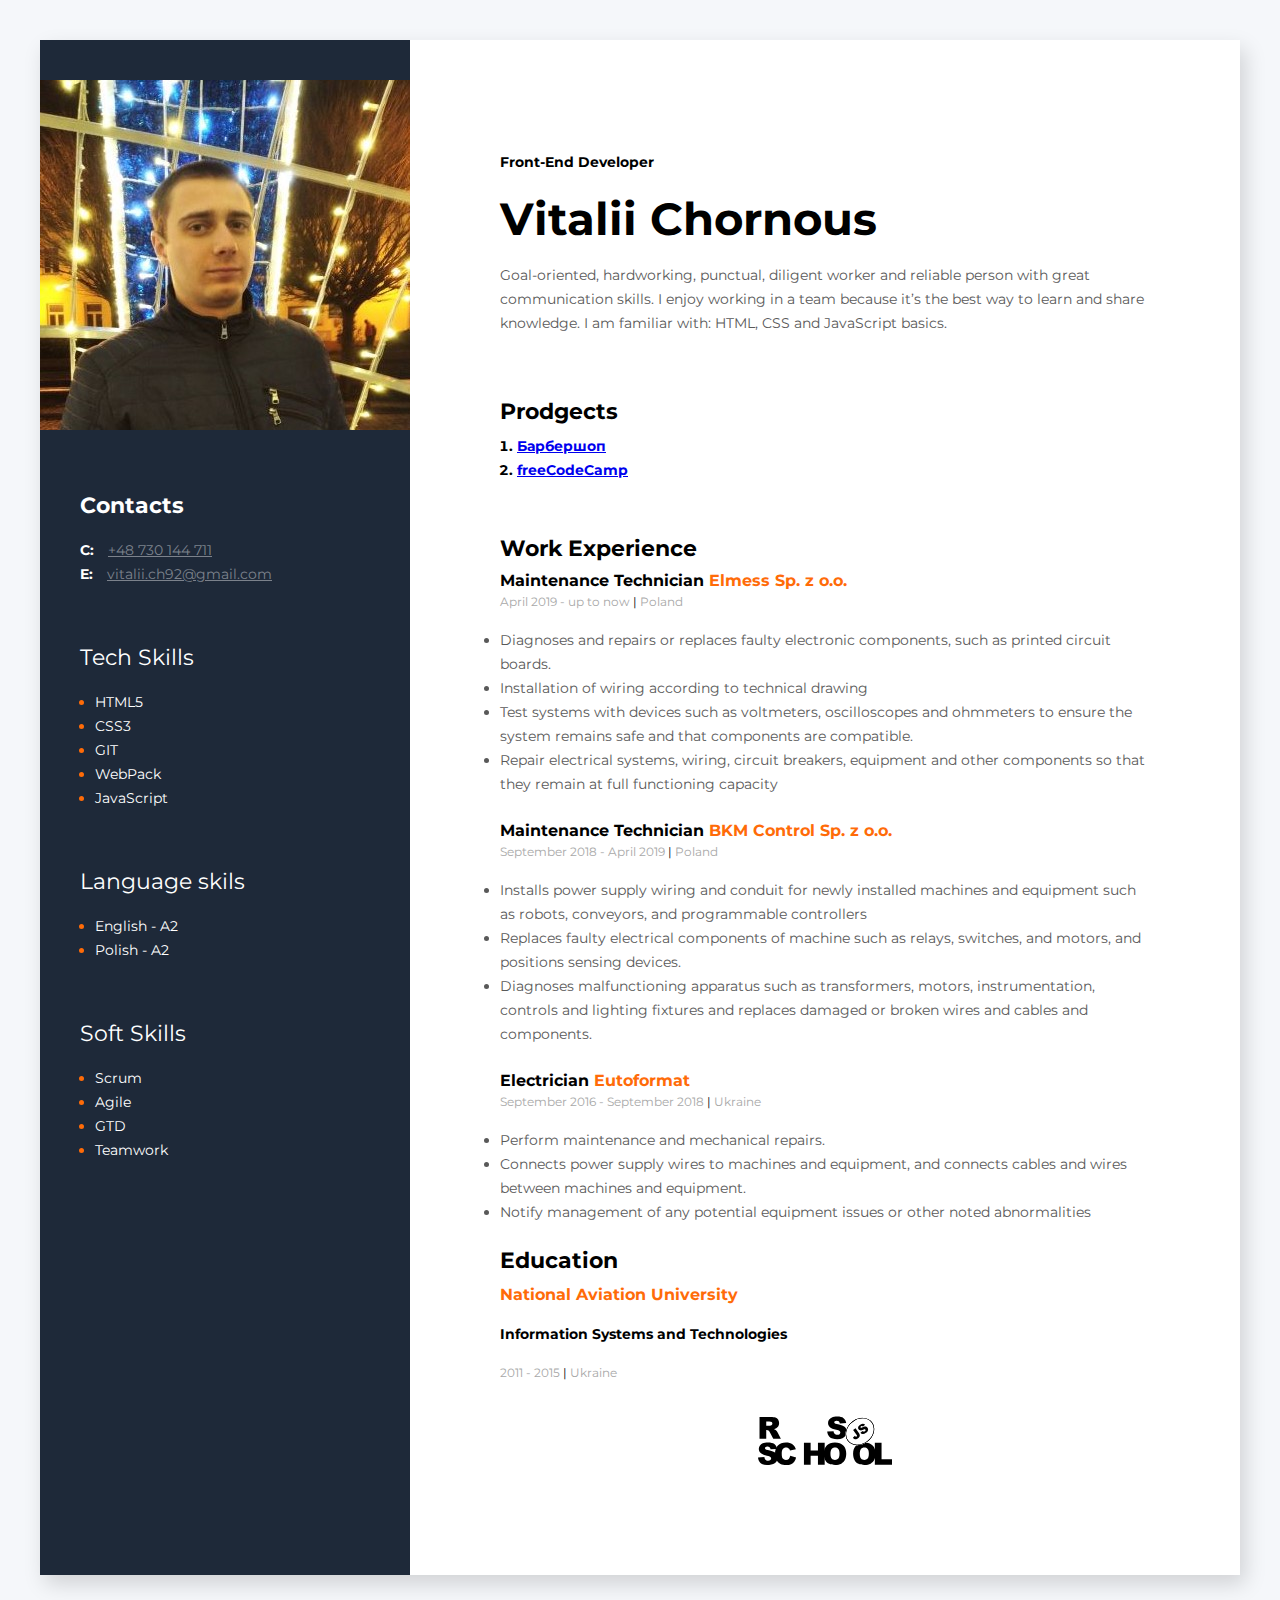
<file: index.html>
<!DOCTYPE html>
<html lang="en">

<head>
  <meta charset="UTF-8" />
  <meta name="viewport" content="width=device-width, initial-scale=1.0" />
  <title>Document</title>
  <link rel="stylesheet" href="./css/style.css">
  <link href="https://fonts.googleapis.com/css2?family=Montserrat:wght@400;700&display=swap" rel="stylesheet">
</head>

<body>
  <!---main container-->
  <main>
    <div class="wrapper">
      <aside class="sidebar">
        <figure>
          <img class="my-photo" src="./img/my_photo.jpg" alt="My photo">
        </figure>
        <!---Contacts-->
        <div class="contacts">
          <h3 class="contacts-title">Contacts</h3>
          <ul class="contacts-list">
            <li>
              <span class="cotacts-link-type">C:</span> <a class="cotacts-link" href="tell:+48730144711"> +48 730 144
                711</a>
            </li>
            <li>
              <span class="cotacts-link-type">E:</span> <a class="cotacts-link" href="mailto:vitalii.ch92@gmail.com">
                vitalii.ch92@gmail.com</a>
            </li>
          </ul>
        </div>
        <!---Tech Skills-->
        <div class="tech-skills">
          <h3 class="tech-skils-h3">Tech Skills</h3>
          <ul>
            <li class="tech-skils-list"><span class="tech-skils-text">HTML5</span></li>
            <li class="tech-skils-list"><span class="tech-skils-text">CSS3</span></li>
            <li class="tech-skils-list"><span class="tech-skils-text">GIT</span></li>
            <li class="tech-skils-list"><span class="tech-skils-text">WebPack</span></li>
            <li class="tech-skils-list"><span class="tech-skils-text">JavaScript</span></li>
          </ul>
        </div>
        <div class="tech-skills">
          <h3 class="tech-skils-h3">Language skils</h3>
          <ul>
            <li class="tech-skils-list"><span class="tech-skils-text">English - A2</span></li>
            <li class="tech-skils-list"><span class="tech-skils-text">Polish - A2</span></li>
          </ul>
        </div>
        <!---Soft Skills-->
        <div class="soft-skill">
          <h3 class="soft-skill-h3">Soft Skills</h3>
          <ul class="soft-skill-ul">
            <li><span class="soft-skill-text">Scrum</span></li>
            <li><span class="soft-skill-text">Agile</span></li>
            <li><span class="soft-skill-text">GTD</span></li>
            <li><span class="soft-skill-text">Teamwork</span></li>
          </ul>
        </div>
      </aside>
      <!---about me container-->
      <section class="about-me-container">
        <div class="info">
          <h2 class="profession"> Front-End Developer</h2>
          <h1 class="name">Vitalii Chornous</h1>
          <p class="about-me">
            Goal-oriented, hardworking, punctual, diligent worker and reliable person with great communication skills.
            I enjoy working in a team because it’s the best way to learn and share knowledge. I am familiar with: HTML,
            CSS and
            JavaScript basics.
          </p>
        </div>
        <!---prodgect  container-->
        <div class="prodgects-container">
          <h3 class="about-me-h3">Prodgects</h3>
          <ol>
            <li class="prodgects-li">
              <a href="https://chv92.github.io/barber/">Барбершоп</a>
            </li>
            <li class="prodgects-li">
              <a href="https://chv92.github.io/freeCodeCamp/Tribute/">freeCodeCamp</a>
            </li>
          </ol>
        </div>
        <!---Work Experience-->
        <div>
          <h3 class="about-me-h3">Work Experience</h3>
          <!---company 1 -->
          <div>
            <h4 class="profession-tile">Maintenance Technician <span class="profession-company">Elmess Sp. z o.o.</span>
            </h4>
            <span class="profession-time">April 2019 - up to now <span class="profession-devider">|</span> Poland</span>
            <ul class="profession-duties">
              <li class="profession-duties-item">
                Diagnoses and repairs or replaces faulty electronic components, such as printed circuit boards.
              </li>
              <li class="profession-duties-item">
                Installation of wiring according to technical drawing
              </li>
              <li class="profession-duties-item">
                Test systems with devices such as voltmeters, oscilloscopes and ohmmeters to ensure the system
                remains safe and that components are compatible.
              </li>
              <li class="profession-duties-item">
                Repair electrical systems, wiring, circuit breakers, equipment and other components so that they
                remain at full functioning capacity
              </li>
            </ul>
          </div>

          <!---company 2 -->
          <div>
            <h4 class="profession-tile">Maintenance Technician <span class="profession-company">BKM Control Sp. z
                o.o.</span></h4>
            <span class="profession-time">September 2018 - April 2019 <span class="profession-devider">|</span>
              Poland</span>
            <ul class="profession-duties">
              <li class="profession-duties-item">
                Installs power supply wiring and conduit for newly installed machines and equipment such as robots,
                conveyors, and programmable controllers
              </li>
              <li class="profession-duties-item">
                Replaces faulty electrical components of machine such as relays, switches, and motors, and positions
                sensing devices.
              </li>
              <li class="profession-duties-item">
                Diagnoses malfunctioning apparatus such as transformers, motors,
                instrumentation, controls and lighting fixtures and replaces damaged or broken wires and cables and
                components.
              </li>
            </ul>
          </div>
          <!---company 3 -->
          <div>
            <h4 class="profession-tile">Electrician
              <span class="profession-company">Eutoformat</span>
            </h4>
            <span class="profession-time">September 2016 - September 2018
              <span class="profession-devider">|</span>
              Ukraine
            </span>
            <ul class="profession-duties">
              <li class="profession-duties-item">
                Perform maintenance and mechanical repairs.
              </li>
              <li class="profession-duties-item">
                Connects power supply wires to machines and equipment,
                and connects cables and wires between machines and equipment.
              </li>
              <li class="profession-duties-item">
                Notify management of any potential equipment issues
                or other noted abnormalities
              </li>
            </ul>
          </div>
        </div>
        <!---Education-->
        <div>
          <h3 class="about-me-h3"> Education</h3>
          <p class="university">National Aviation University</p>
          <p class="faculty">Information Systems and Technologies</p>
          <span class="profession-time"> 2011 - 2015
            <span class="profession-devider">|</span> Ukraine
          </span>
        </div>
        <footer>
          <a href="https://rs.school/js/"> <img class="logo" src="./img/rs_school_js.svg" alt="logo-Rs-School"></a>
        </footer>
      </section>
    </div>
  </main>
</body>

</html>
</file>
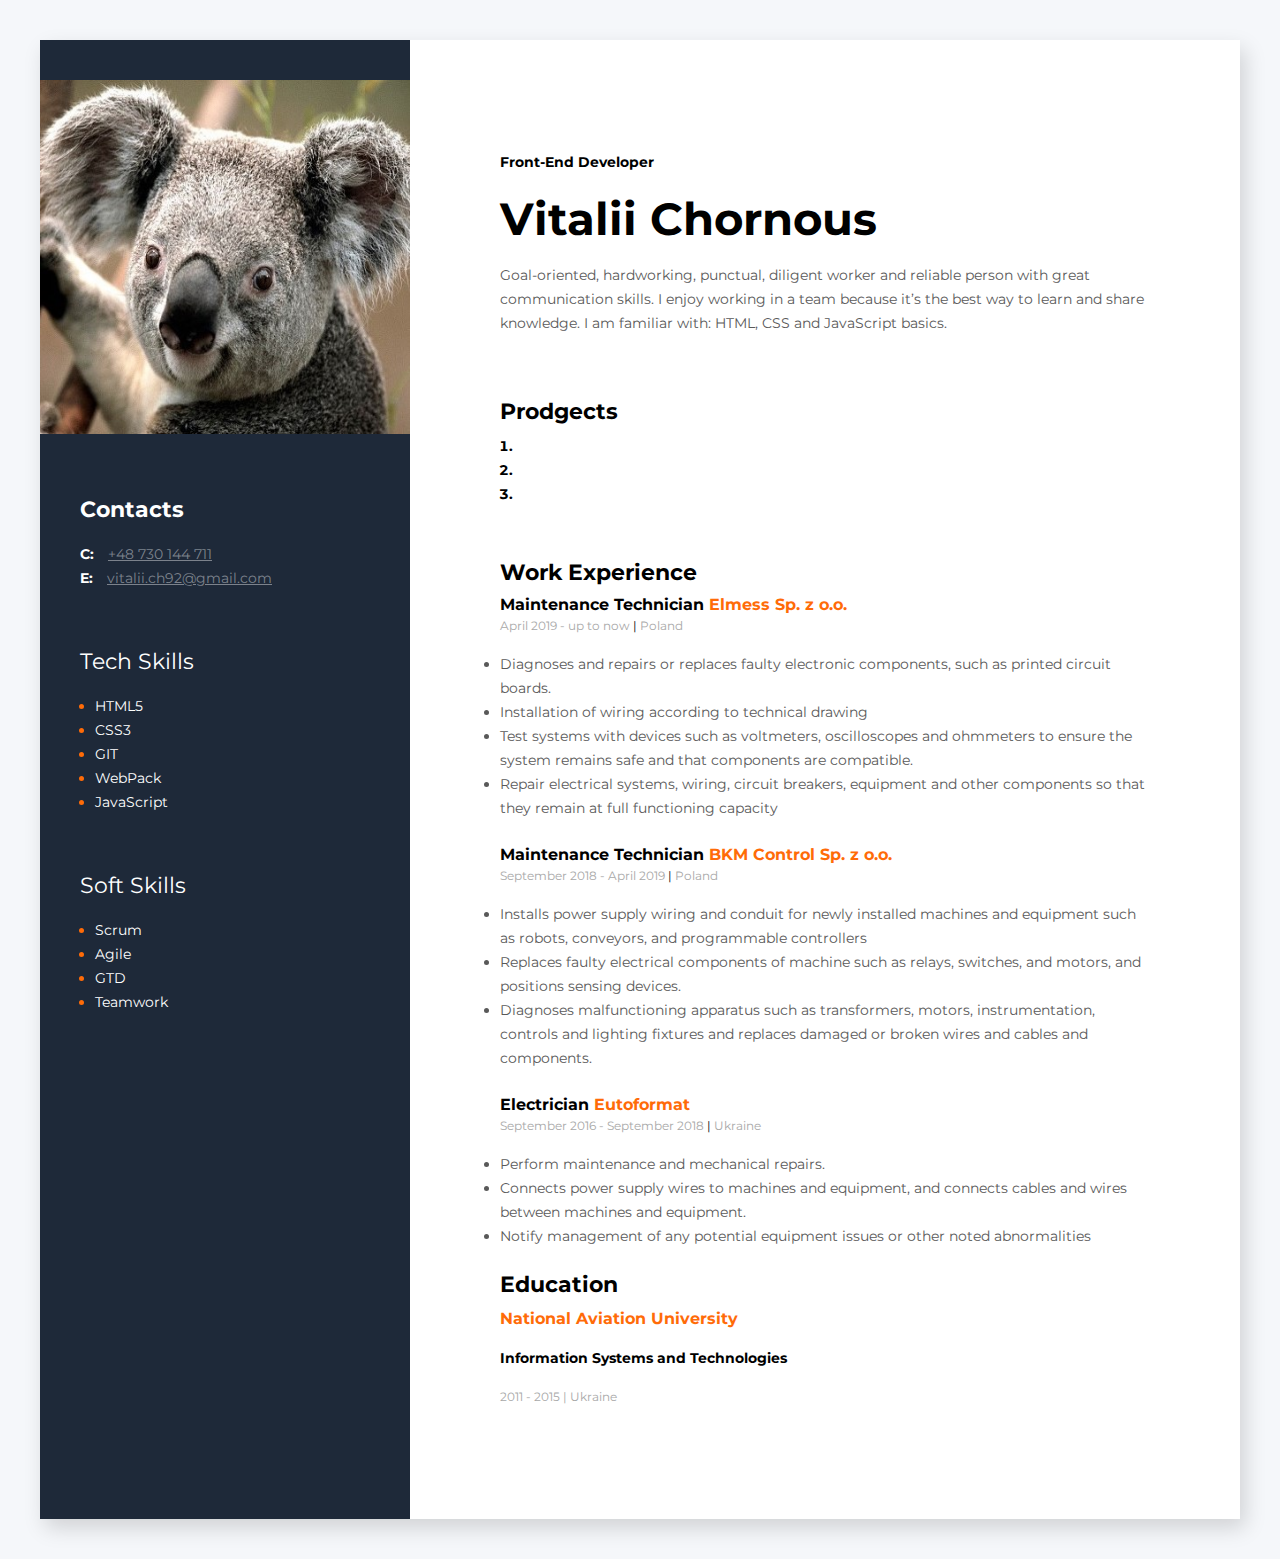
<file: cv-html/index.html>
<!DOCTYPE html>
<html lang="en">

<head>
  <meta charset="UTF-8" />
  <meta name="viewport" content="width=device-width, initial-scale=1.0" />
  <title>Document</title>
  <link rel="stylesheet" href="./css/style.css">
  <link href="https://fonts.googleapis.com/css2?family=Montserrat:wght@400;700&display=swap" rel="stylesheet">
</head>

<body>
  <!---main container-->
  <div class="wrapper">
    <aside class="sidebar">
      <img class="my-photo" src="./img/my_photo.jpg" alt="My photo">
      <!---Contacts-->
      <div class="contacts">
        <h3 class="contacts-title">Contacts</h3>
        <div>
          <span class="cotacts-link-type">C:</span> <a class="cotacts-link" href="tell:+48730144711"> +48 730 144
            711</a>
        </div>
        <div>
          <span class="cotacts-link-type">E:</span> <a class="cotacts-link" href="mailto:vitalii.ch92@gmail.com">
            vitalii.ch92@gmail.com</a>
        </div>
      </div>
      <!---Tech Skills-->
      <div class="tech-skills">
        <h3 class="tech-skils-h3">Tech Skills</h3>
        <ul>
          <li class="tech-skils-list"><span class="tech-skils-text">HTML5</span></li>
          <li class="tech-skils-list"><span class="tech-skils-text">CSS3</span></li>
          <li class="tech-skils-list"><span class="tech-skils-text">GIT</span></li>
          <li class="tech-skils-list"><span class="tech-skils-text">WebPack</span></li>
          <li class="tech-skils-list"><span class="tech-skils-text">JavaScript</span></li>

        </ul>
      </div>
      <!---Soft Skills-->
      <div class="soft-skill">
        <h3 class="soft-skill-h3">Soft Skills</h3>
        <ul class="soft-skill-ul">
          <li><span class="soft-skill-text">Scrum</span></li>
          <li><span class="soft-skill-text">Agile</span></li>
          <li><span class="soft-skill-text">GTD</span></li>
          <li><span class="soft-skill-text">Teamwork</span></li>
        </ul>
      </div>
    </aside>
    <!---about me container-->
    <div class="about-me-container">
      <div class="info">
        <h2 class="profession"> Front-End Developer</h2>
        <h1 class="name">Vitalii Chornous</h1>
        <p class="about-me">
          Goal-oriented, hardworking, punctual, diligent worker and reliable person with great communication skills.
          I enjoy working in a team because it’s the best way to learn and share knowledge. I am familiar with: HTML,
          CSS and
          JavaScript basics.
        </p>
      </div>
      <!---prodgect  container-->
      <div class="prodgects-container">
        <h3 class="about-me-h3">Prodgects</h3>
        <ol>
          <li class="prodgects-li">

          </li>
          <li class="prodgects-li">

          </li>
          <li class="prodgects-li">

          </li>
        </ol>
      </div>
      <!---Work Experience-->
      <div>
        <h3 class="about-me-h3">Work Experience</h3>
        <!---company 1 -->
        <div>
          <h4 class="profession-tile">Maintenance Technician <span class="profession-company">Elmess Sp. z o.o.</span>
          </h4>
          <span class="profession-time">April 2019 - up to now <span class="profession-devider">|</span> Poland</span>
          <ul class="profession-duties">
            <li class="profession-duties-item">
              Diagnoses and repairs or replaces faulty electronic components, such as printed circuit boards.
            </li>
            <li class="profession-duties-item">
              Installation of wiring according to technical drawing
            </li>
            <li class="profession-duties-item">
              Test systems with devices such as voltmeters, oscilloscopes and ohmmeters to ensure the system
              remains safe and that components are compatible.
            </li>
            <li class="profession-duties-item">
              Repair electrical systems, wiring, circuit breakers, equipment and other components so that they
              remain at full functioning capacity
            </li>
          </ul>
        </div>

        <!---company 2 -->
        <div>
          <h4 class="profession-tile">Maintenance Technician <span class="profession-company">BKM Control Sp. z
              o.o.</span></h4>
          <span class="profession-time">September 2018 - April 2019 <span class="profession-devider">|</span>
            Poland</span>
          <ul class="profession-duties">
            <li class="profession-duties-item">
              Installs power supply wiring and conduit for newly installed machines and equipment such as robots,
              conveyors, and programmable controllers
            </li>
            <li class="profession-duties-item">
              Replaces faulty electrical components of machine such as relays, switches, and motors, and positions
              sensing devices.
            </li>
            <li class="profession-duties-item">
              Diagnoses malfunctioning apparatus such as transformers, motors,
              instrumentation, controls and lighting fixtures and replaces damaged or broken wires and cables and
              components.
            </li>
          </ul>
        </div>
        <!---company 3 -->
        <div>
          <h4 class="profession-tile">Electrician
            <span class="profession-company">Eutoformat</span>
          </h4>
          <span class="profession-time">September 2016 - September 2018
            <span class="profession-devider">|</span>
            Ukraine
          </span>
          <ul class="profession-duties">
            <li class="profession-duties-item">
              Perform maintenance and mechanical repairs.
            </li>
            <li class="profession-duties-item">
              Connects power supply wires to machines and equipment,
              and connects cables and wires between machines and equipment.
            </li>
            <li class="profession-duties-item">
              Notify management of any potential equipment issues
              or other noted abnormalities
            </li>
          </ul>
        </div>
      </div>
      <!---Education-->
      <div>
        <h3 class="about-me-h3"> Education</h3>
        <p class="university">National Aviation University</p>
        <p class="faculty">Information Systems and Technologies</p>
        <span class="profession-time"> 2011 - 2015
          <span profession-devider>|</span> Ukraine
        </span>
      </div>
    </div>
  </div>
</body>

</html>
</file>
<file: css/style.css>
*{
    padding: 0;
    margin: 0;
    box-sizing: border-box;
}


body {
    font-family: 'Montserrat', sans-serif;
    background : #f5f7fa;
    padding-left:  20px; 
    padding-right: 20px;
    padding-top: 40px;
    padding-bottom: 40px;
}
.wrapper{
    background : #fff;
    display : flex;
    max-width: 1200px;
    margin: 0 auto;
    box-shadow: 5px 9px 20px rgba(0, 0, 0, 0.15);
}
.sidebar{
    background: #1e2939;
    width: 370px;
    padding-top: 40px;
    padding-bottom: 40px;
}
.my-photo{
    width: 370px;
    height: 350px;
}
.about-me-container{
    padding-left: 90px;
    padding-right: 90px;
    padding-top: 110px;
    padding-bottom: 110px;
}
.contacts{
    margin-left: 40px;
    margin-right: 40px;
    margin-top: 60px;
    
}
.contacts-list {
list-style: none;

}
.contacts-title{
    font-size: 22px;
    font-weight: 700;
    line-height: 24px;
    color: #ffffff;
    margin-bottom: 20px;
}

.cotacts-link{
    font-size: 14px;
    font-weight: 400;
    line-height: 24px;
    color: #7c828c;
}
.cotacts-link-type{
    font-size: 14px;
    font-weight: 700;
    line-height: 24px;
    color: #fff;
    margin-right: 10px;  
}
.tech-skills{
    margin-left: 40px;
    margin-right: 40px;
    margin-top: 55px;
}
.tech-skils-h3{
    font-size: 22px;
    font-weight: 400;
    line-height: 24px;
    color: #fff;
    margin-top: 60px;
    margin-bottom: 20px;
}
.tech-skils-list{
    font-size: 14px;
    font-weight: 400;
    line-height: 24px;
    margin-left: 15px;
    color:#ff6b08;
}
.tech-skils-text{
    color: #fff;
    opacity: 0,5;
}
.soft-skill{
    margin-left: 40px;
    margin-right: 40px;
    margin-top: 55px;
}
.soft-skill-h3{
    font-size: 22px;
    font-weight: 400;
    line-height: 24px;
    color: #fff;
    margin-top: 60px;
    margin-bottom: 20px;
}
.soft-skill-ul{
    font-size: 14px;
    font-weight: 400;
    line-height: 24px;
    margin-left: 15px;
    color:#ff6b08;
}
.soft-skill-text{
    color: #fff;
    opacity: 0,5;
}
.profession{
    font-size: 14px;
    font-weight: 700;
    line-height: 24px;
    }
.name{
    font-size: 45px;
    font-weight: 700;
    line-height: 89px;
}
.about-me{
    font-size: 14px;
    font-weight: 400;
    line-height: 24px;
    color: #595959;
}
.info{
    margin-bottom: 65px;
}
.about-me-h3{
    font-size: 22px;
    font-weight: 700;
    line-height: 24px;
    margin-bottom: 10px;
}

.tech-name{
    color: #595959;
    font-size: 14px;
    font-weight: 400;
    line-height: 24px;
}
.prodgects-li{
    font-size: 14px;
    font-weight: 700;
    line-height: 24px;
    margin-left: 17px;
}
.prodgects-container{
    margin-bottom: 55px;
}
.profession-title{
    font-size: 16px;
    font-weight: 700;
    line-height: 24px;
    margin-bottom: 15px;
    margin-top: 10px;
}
.profession-company{
    color: #ff6b08;
}
.profession-time{
    color: #a8a8a8;
    font-size: 12px;
    font-weight: 400;
    line-height: 24px;
}
.profession-devider{
    color: black;
}
.profession-duties{
  margin-top: 14px;
  margin-bottom: 25px;
}
.profession-duties-item{
    font-size: 14px;
    font-weight: 400;
    line-height: 24px;
    color: #595959;
    
}
.university{
    color: #ff6b08;
    font-size: 16px;
    font-weight: 700;
    line-height: 24px;
    margin-bottom: 15px;
}
.faculty{
    font-size: 14px;
    font-weight: 700;
    line-height: 24px;
    margin-bottom: 15px;
}
footer {
   margin-top: 30px;
}
.logo {
    height: 50px;
    display: block;
    margin-left: auto;
    margin-right: auto 
    
}
</file>
<file: cv-html/css/style.css>
*{
    padding: 0;
    margin: 0;
    box-sizing: border-box;
}


body {
    font-family: 'Montserrat', sans-serif;
    background : #f5f7fa;
    padding-left:  20px; 
    padding-right: 20px;
    padding-top: 40px;
    padding-bottom: 40px;
}
.wrapper{
    background : #fff;
    display : flex;
    max-width: 1200px;
    margin: 0 auto;
    box-shadow: 5px 9px 20px rgba(0, 0, 0, 0.15);
}
.sidebar{
    background: #1e2939;
    width: 370px;
    padding-top: 40px;
    padding-bottom: 40px;
}
.my-photo{
    width: 370px;
    height: 354px;
}
.about-me-container{
    padding-left: 90px;
    padding-right: 90px;
    padding-top: 110px;
    padding-bottom: 110px;
}
.contacts{
    margin-left: 40px;
    margin-right: 40px;
    margin-top: 60px;
    
}
.contacts-title{
    font-size: 22px;
    font-weight: 700;
    line-height: 24px;
    color: #ffffff;
    margin-bottom: 20px;
}

.cotacts-link{
    font-size: 14px;
    font-weight: 400;
    line-height: 24px;
    color: #7c828c;
}
.cotacts-link-type{
    font-size: 14px;
    font-weight: 700;
    line-height: 24px;
    color: #fff;
    margin-right: 10px;  
}
.tech-skills{
    margin-left: 40px;
    margin-right: 40px;
    margin-top: 55px;
}
.tech-skils-h3{
    font-size: 22px;
    font-weight: 400;
    line-height: 24px;
    color: #fff;
    margin-top: 60px;
    margin-bottom: 20px;
}
.tech-skils-list{
    font-size: 14px;
    font-weight: 400;
    line-height: 24px;
    margin-left: 15px;
    color:#ff6b08;
}
.tech-skils-text{
    color: #fff;
    opacity: 0,5;
}
.soft-skill{
    margin-left: 40px;
    margin-right: 40px;
    margin-top: 55px;
}
.soft-skill-h3{
    font-size: 22px;
    font-weight: 400;
    line-height: 24px;
    color: #fff;
    margin-top: 60px;
    margin-bottom: 20px;
}
.soft-skill-ul{
    font-size: 14px;
    font-weight: 400;
    line-height: 24px;
    margin-left: 15px;
    color:#ff6b08;
}
.soft-skill-text{
    color: #fff;
    opacity: 0,5;
}
.profession{
    font-size: 14px;
    font-weight: 700;
    line-height: 24px;
    }
.name{
    font-size: 45px;
    font-weight: 700;
    line-height: 89px;
}
.about-me{
    font-size: 14px;
    font-weight: 400;
    line-height: 24px;
    color: #595959;
}
.info{
    margin-bottom: 65px;
}
.about-me-h3{
    font-size: 22px;
    font-weight: 700;
    line-height: 24px;
    margin-bottom: 10px;
}

.tech-name{
    color: #595959;
    font-size: 14px;
    font-weight: 400;
    line-height: 24px;
}
.prodgects-li{
    font-size: 14px;
    font-weight: 700;
    line-height: 24px;
    margin-left: 17px;
}
.prodgects-container{
    margin-bottom: 55px;
}
.profession-title{
    font-size: 16px;
    font-weight: 700;
    line-height: 24px;
    margin-bottom: 15px;
    margin-top: 10px;
}
.profession-company{
    color: #ff6b08;
}
.profession-time{
    color: #a8a8a8;
    font-size: 12px;
    font-weight: 400;
    line-height: 24px;
}
.profession-devider{
    color: black;
}
.profession-duties{
  margin-top: 14px;
  margin-bottom: 25px;
}
.profession-duties-item{
    font-size: 14px;
    font-weight: 400;
    line-height: 24px;
    color: #595959;
    
}
.university{
    color: #ff6b08;
    font-size: 16px;
    font-weight: 700;
    line-height: 24px;
    margin-bottom: 15px;
}
.faculty{
    font-size: 14px;
    font-weight: 700;
    line-height: 24px;
    margin-bottom: 15px;
}
</file>
